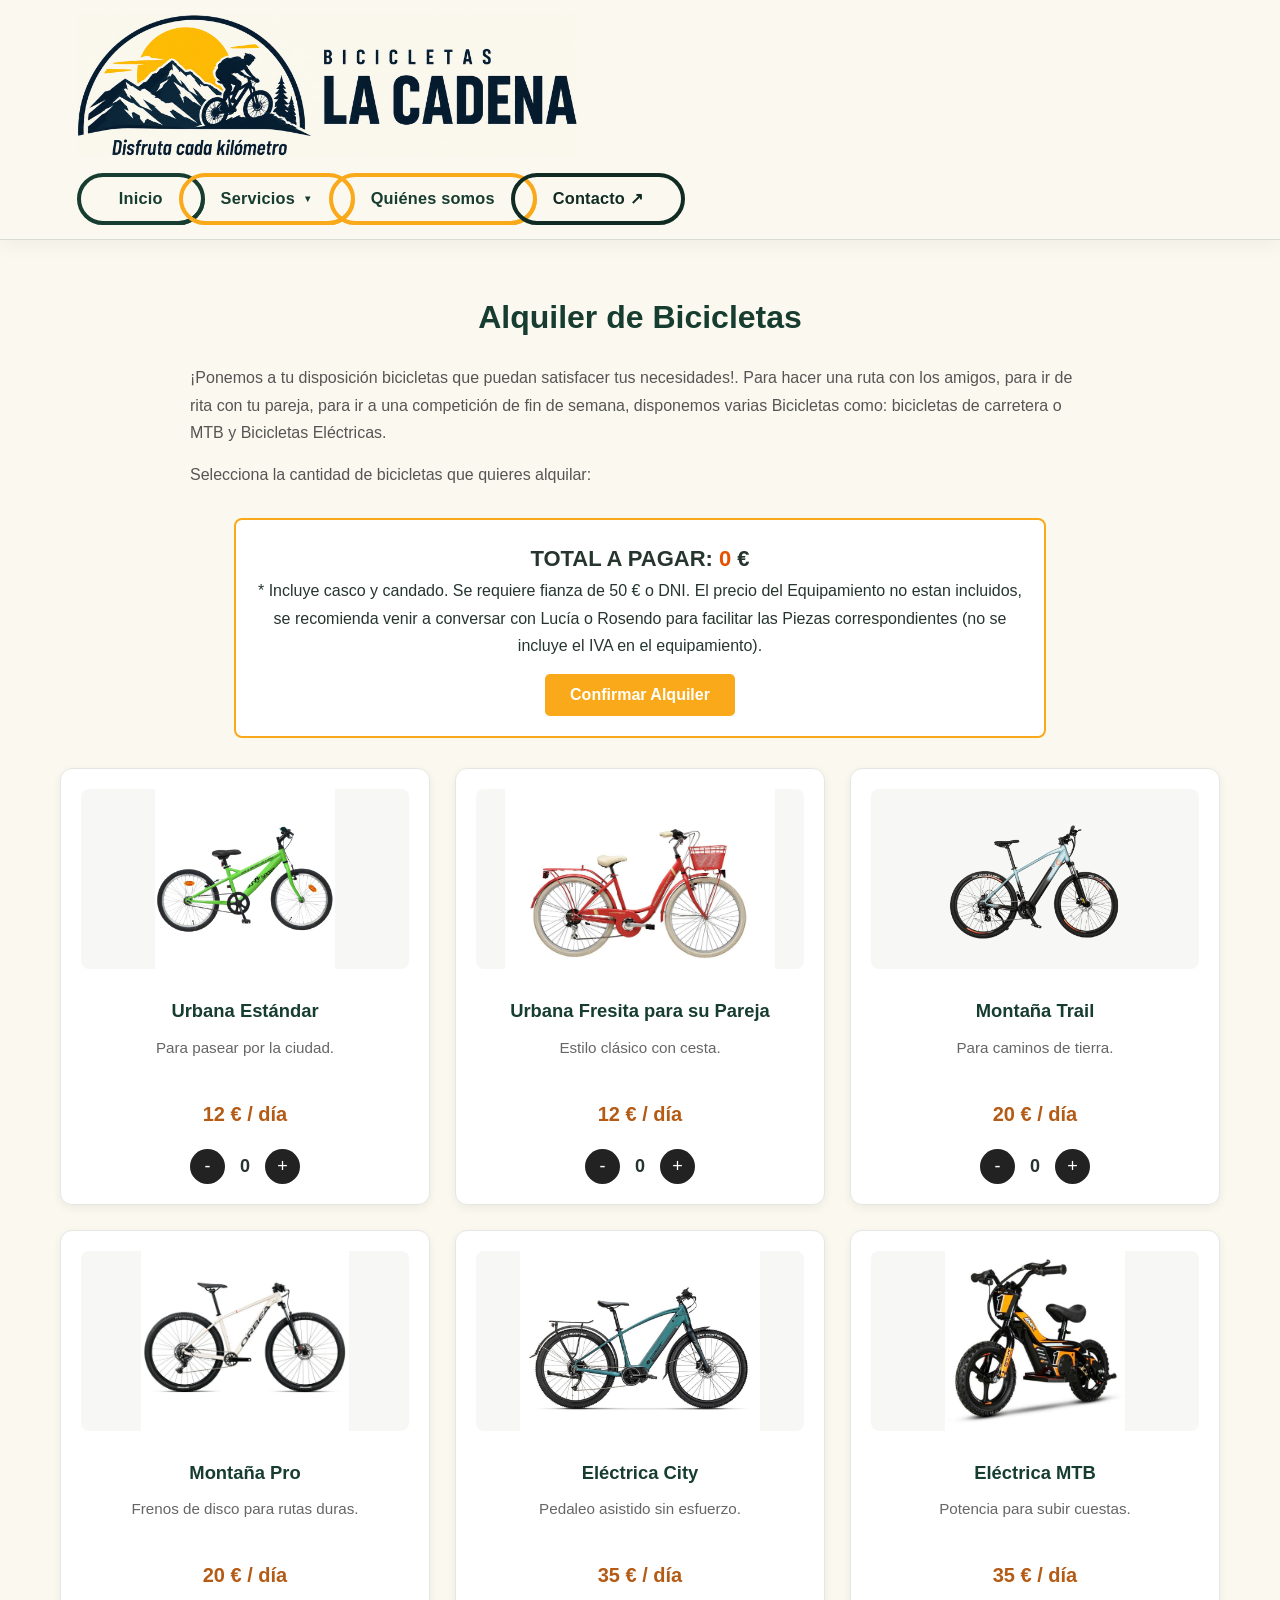
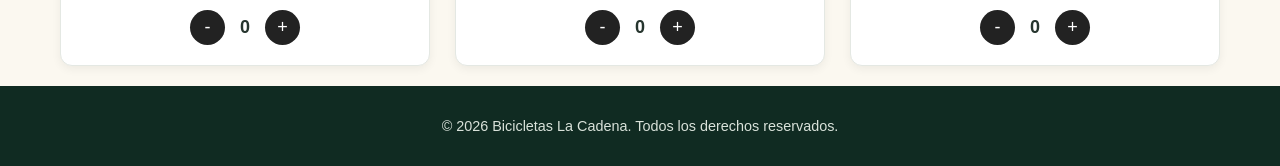
<file: alquiler.html>
<!DOCTYPE html>
<html lang="es">

<head>
    <meta charset="UTF-8">
    <meta name="viewport" content="width=device-width, initial-scale=1.0">
    <title>Alquiler: Bicicleta La Cadena</title>
    <link rel="stylesheet" href="styles/style.css">
</head>

<body>

    <!-- logo -->
    <header class="header">
        <a href="index.html" class="logo" aria-label="Bicicletas La Cadena - Inicio">
            <img class="img-fluid" src="assets/Logo-withoutLetter.png" alt="Bicicletas La Cadena">
        </a>

        <nav class="navegacion" aria-label="Navegación principal">
            <ul class="menu">
                <li>
                    <a href="index.html" class="menu-link" aria-current="page">Inicio</a>
                </li>

                <li class="menu-item">
                    <a href="servicios.html" class="menu-link">
                        Servicios <span class="flecha">▼</span>
                    </a>
                    <!-- El submenú desplegable -->
                    <ul class="submenu">
                        <li><a href="alquiler.html" class="submenu-link">Alquiler</a></li>
                        <li><a href="taller.html" class="submenu-link">Taller</a></li>
                    </ul>
                </li>

                <li>
                    <a href="aboutUs.html" class="menu-link">Quiénes somos</a>
                </li>

                <li>
                    <!-- El botón de contacto combina la base de la cadena con el color destacado -->
                    <a href="contact.html" class="menu-link nav-contacto">Contacto ↗</a>
                </li>
            </ul>
        </nav>
    </header>

    <div class="contenedor">

        <h2>Alquiler de Bicicletas</h2>
        <p class="contenedor-parrafo">¡Ponemos a tu disposición bicicletas que puedan satisfacer tus necesidades!. Para
            hacer una ruta con los amigos, para ir de rita con tu pareja, para ir a una competición de fin de semana,
            disponemos varias Bicicletas como: bicicletas de carretera o MTB y Bicicletas Eléctricas.</p>
        <p class="contenedor-parrafo">Selecciona la cantidad de bicicletas que quieres alquilar:</p>

                <div class="caja-total">
            <h3>TOTAL A PAGAR: <span id="total-precio">0</span> €</h3>
            <p>* Incluye casco y candado. Se requiere fianza de 50 € o DNI. El precio del Equipamiento no estan incluidos,
                se recomienda venir a conversar con Lucía o Rosendo para facilitar las Piezas correspondientes (no se incluye el
                IVA en el equipamiento).</p>
            <p class="alerta"></p>
            <button class="boton-alquilar" onclick="alquilar()">Confirmar Alquiler</button>
        </div>

        <div class="grid-bicis">

            <div class="tarjeta-bici">
                <img src="assets/bici-urbana.jpg" alt="Bici Urbana">
                <h3>Urbana Estándar</h3>
                <p>Para pasear por la ciudad.</p>
                <div class="precio-bici">12 € / día</div>
                <div class="controles">
                    <button onclick="restar(1, 12)">-</button>
                    <span id="cantidad-1">0</span>
                    <button onclick="sumar(1, 12)">+</button>
                </div>
            </div>


            <div class="tarjeta-bici">
                <img src="assets/bici-urbana2.jpg" alt="Bici Vintage">
                <h3>Urbana Fresita para su Pareja</h3>
                <p>Estilo clásico con cesta.</p>
                <div class="precio-bici">12 € / día</div>
                <div class="controles">
                    <button onclick="restar(2, 12)">-</button>
                    <span id="cantidad-2">0</span>
                    <button onclick="sumar(2, 12)">+</button>
                </div>
            </div>


            <div class="tarjeta-bici">
                <img src="assets/montañera.jpg" alt="Bici Montaña">
                <h3>Montaña Trail</h3>
                <p>Para caminos de tierra.</p>
                <div class="precio-bici">20 € / día</div>
                <div class="controles">
                    <button onclick="restar(3, 20)">-</button>
                    <span id="cantidad-3">0</span>
                    <button onclick="sumar(3, 20)">+</button>
                </div>
            </div>

            <div class="tarjeta-bici">
                <img src="assets/montañera2.jpg" alt="Bici Montaña Pro">
                <h3>Montaña Pro</h3>
                <p>Frenos de disco para rutas duras.</p>
                <div class="precio-bici">20 € / día</div>
                <div class="controles">
                    <button onclick="restar(4, 20)">-</button>
                    <span id="cantidad-4">0</span>
                    <button onclick="sumar(4, 20)">+</button>
                </div>
            </div>

            <div class="tarjeta-bici">
                <img src="assets/bicicleta-electrica2.jpg" alt="Bici Eléctrica MTB">
                <h3>Eléctrica City</h3>
                <p>Pedaleo asistido sin esfuerzo.</p>
                <div class="precio-bici">35 € / día</div>
                <div class="controles">
                    <button onclick="restar(5, 35)">-</button>
                    <span id="cantidad-5">0</span>
                    <button onclick="sumar(5, 35)">+</button>
                </div>
            </div>


            <div class="tarjeta-bici">
                <img src="assets/bicicleta-electrica.jpg" alt="Bici Eléctrica">
                <h3>Eléctrica MTB</h3>
                <p>Potencia para subir cuestas.</p>
                <div class="precio-bici">35 € / día</div>
                <div class="controles">
                    <button onclick="restar(6, 35)">-</button>
                    <span id="cantidad-6">0</span>
                    <button onclick="sumar(6, 35)">+</button>
                </div>
            </div>

        </div>

    </div>

    <footer class="footer">
        &copy; 2026 Bicicletas La Cadena.
        Todos los derechos reservados.
    </footer>
    <script src="Java/alquiler.js"></script>

</body>
</html>
</file>
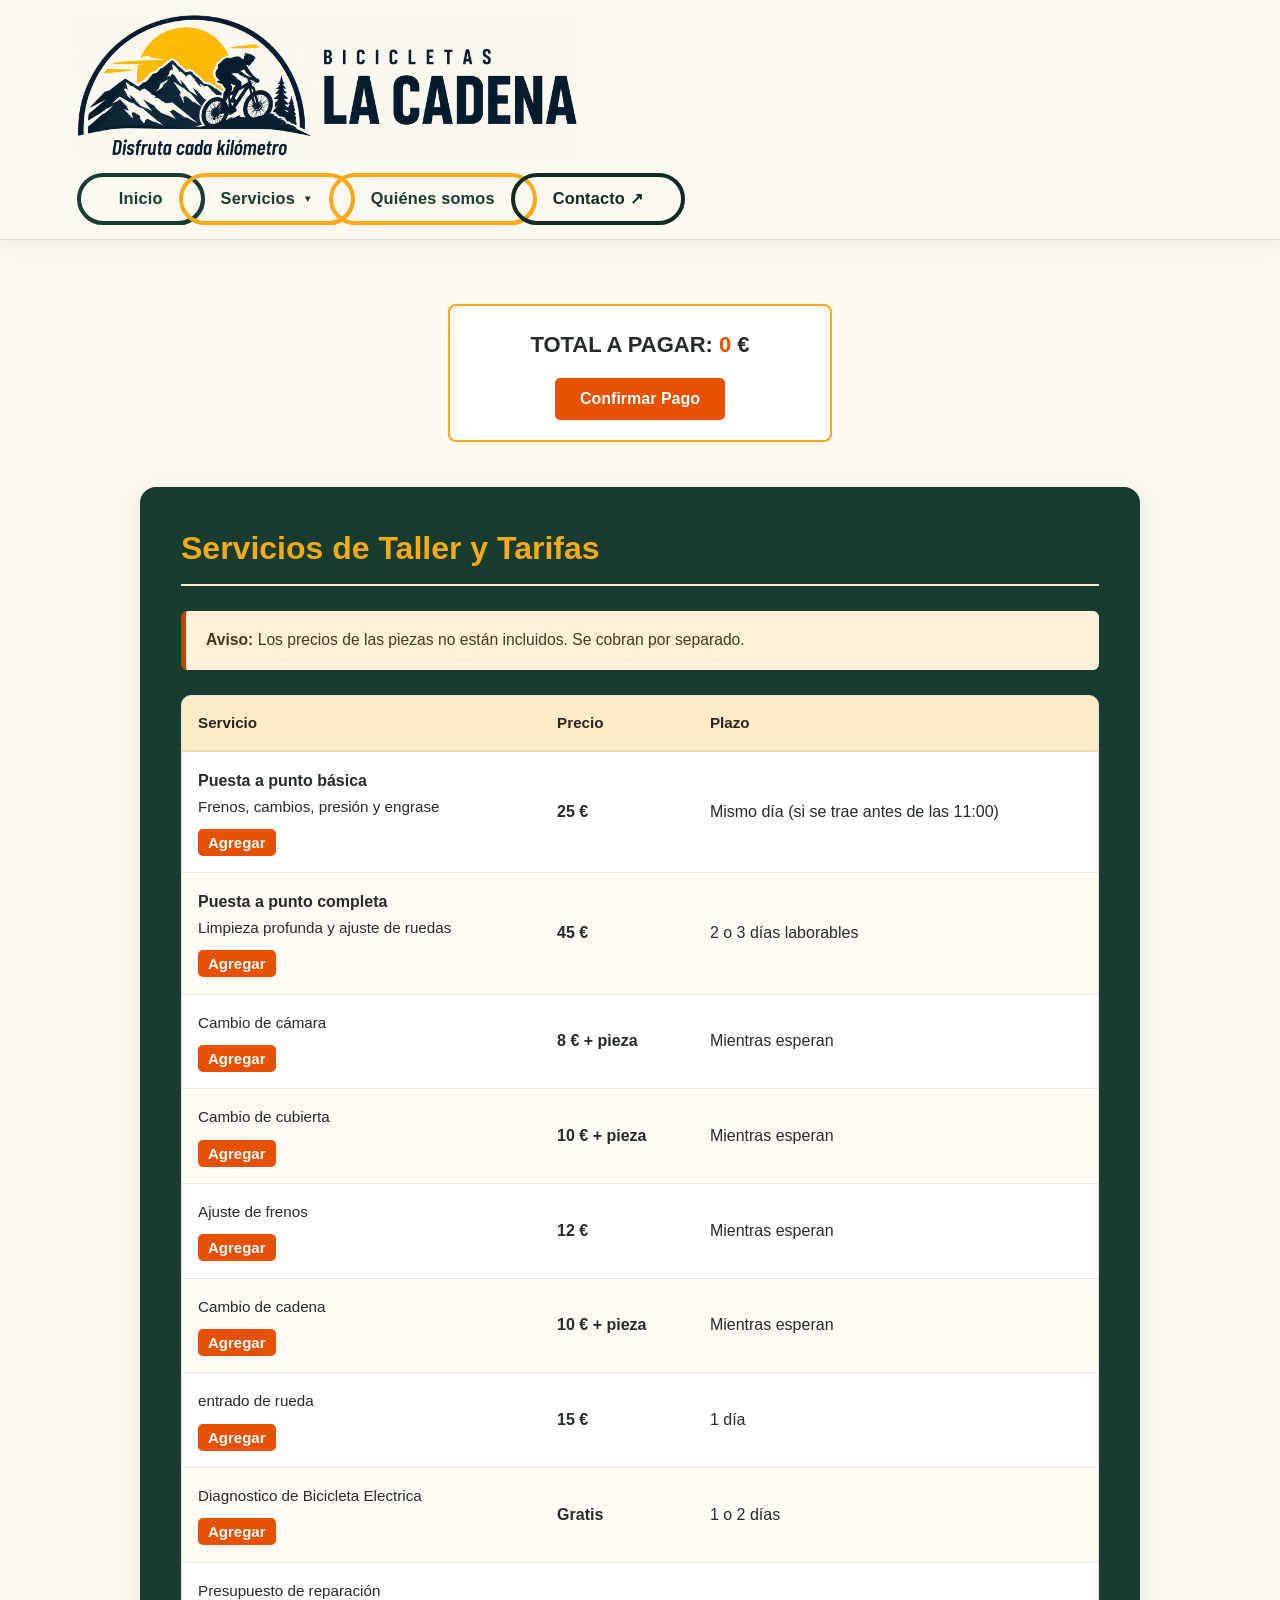
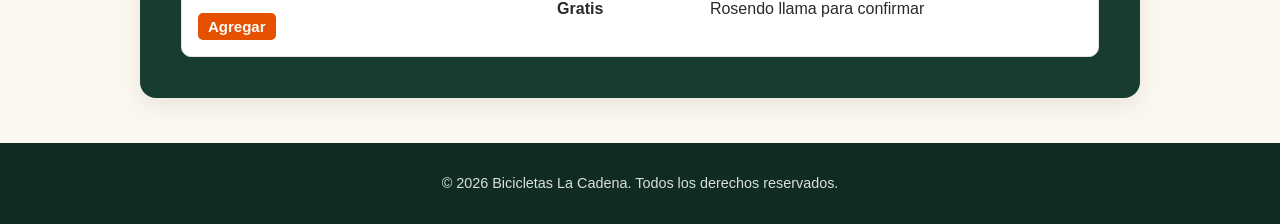
<file: Taller.html>
<!DOCTYPE html>
<html lang="es">
<head>
    <meta charset="UTF-8">
    <meta name="viewport" content="width=device-width, initial-scale=1.0">
    <title>Taller: Bicicleta La Cadena</title>
    <link rel="stylesheet" href="styles/style.css">
</head>
<body>
    
<!-- logo -->
        <header class="header">
    <a href="index.html" class="logo" aria-label="Bicicletas La Cadena - Inicio">
        <img class="img-fluid" src="assets/Logo-withoutLetter.png" alt="Bicicletas La Cadena">
    </a>

    <nav class="navegacion" aria-label="Navegación principal">
        <ul class="menu">
        <li>
            <a href="index.html" class="menu-link" aria-current="page">Inicio</a>
        </li>

        <li class="menu-item">
            <a href="servicios.html" class="menu-link">
                Servicios <span class="flecha">▼</span>
            </a>
            <!-- El submenú desplegable -->
            <ul class="submenu">
                <li><a href="alquiler.html" class="submenu-link">Alquiler</a></li>
                <li><a href="Taller.html" class="submenu-link">Taller</a></li>
            </ul>
        </li>

        <li>
            <a href="aboutUs.html" class="menu-link">Quiénes somos</a>
        </li>

        <li>
            <a href="contact.html" class="menu-link nav-contacto">Contacto ↗</a>
        </li>
    </ul>
    </nav>
</header>
    
        <div class="caja-importeFinal">
    <h3>TOTAL A PAGAR: <span id="total-precio">0</span> €</h3>
    
    <div id="resumen-carrito"></div>
    <p class="alerta"></p>
    <button class="boton-comprar" onclick="comprar()">Confirmar Pago</button>
</div>
    
    <div class="contenedor-tarifas">
        <h2>Servicios de Taller y Tarifas</h2>
        
        <div class="aviso-tarifas">
        <b>Aviso:</b> Los precios de las piezas no están incluidos. Se cobran por separado.
        </div>

        <table class="tabla-tarifas">
        <thead>
            <tr>
            <th>Servicio</th>
            <th>Precio</th>
            <th>Plazo</th>
            </tr>
        </thead>
        <tbody>
            <tr>
            <td>
                <b>Puesta a punto básica</b>
                <p>Frenos, cambios, presión y engrase</p>
                <button type="button" class="boton-seleccionar">Agregar</button>
            </td>
            <td class="importe">25 €</td>
            <td>Mismo día (si se trae antes de las 11:00)</td>
            </tr>
            <tr>
            <td>
                <b>Puesta a punto completa</b>
                <p>
                    Limpieza profunda y ajuste de ruedas
                </p>
                <button type="button" class="boton-seleccionar">Agregar</button>
            </td>
            <td class="importe">45 €</td>
            <td>2 o 3 días laborables</td>
            </tr>
            <tr>
            <td>
            <p>
                Cambio de cámara
            </p>    
            <button type="button" class="boton-seleccionar">Agregar</button>
            </td>
            <td class="importe">8 € + pieza</td>
            <td>Mientras esperan</td>
            </tr>
            <tr>
            <td>
            <p>
                Cambio de cubierta
            </p>    
            <button type="button" class="boton-seleccionar">Agregar</button>
            </td>
            <td class="importe">10 € + pieza</td>
            <td>Mientras esperan</td>
            </tr>
            <tr>
            <td>
                <p>
                    Ajuste de frenos
                </p>
            <button type="button" class="boton-seleccionar">Agregar</button>
            </td>
            <td class="importe">12 €</td>
            <td>Mientras esperan</td>
            </tr>
            <tr>
            <td>
                <p>
                    Cambio de cadena
                </p>
            <button type="button" class="boton-seleccionar">Agregar</button>
            </td>
            <td class="importe">10 € + pieza</td>
            <td>Mientras esperan</td>
            </tr>
            <tr>
            <td>
                <p>
                    entrado de rueda
                </p>
            <button type="button" class="boton-seleccionar">Agregar</button>
            </td>
            <td class="importe">15 €</td>
            <td>1 día</td>
            </tr>
            <tr>
            <td>
                <p>
                    Diagnostico de Bicicleta Electrica
                </p>
            <button type="button" class="boton-seleccionar">Agregar</button>
            </td>
            <td class="gratis">Gratis</td>
            <td>1 o 2 días</td>
            </tr>
            <tr>
            <td>
                <p>
                    Presupuesto de reparación
                </p>
            <button type="button" class="boton-seleccionar">Agregar</button>
            </td>
            <td class="gratis">Gratis</td>
            <td>Rosendo llama para confirmar</td>
            </tr>
        </tbody>
        </table>
    </div>

    <footer class="footer">
&copy; 2026 Bicicletas La Cadena.
        Todos los derechos reservados.
    </footer>
    <script src="./Java/taller.js"></script>
</body>
</html>
</file>
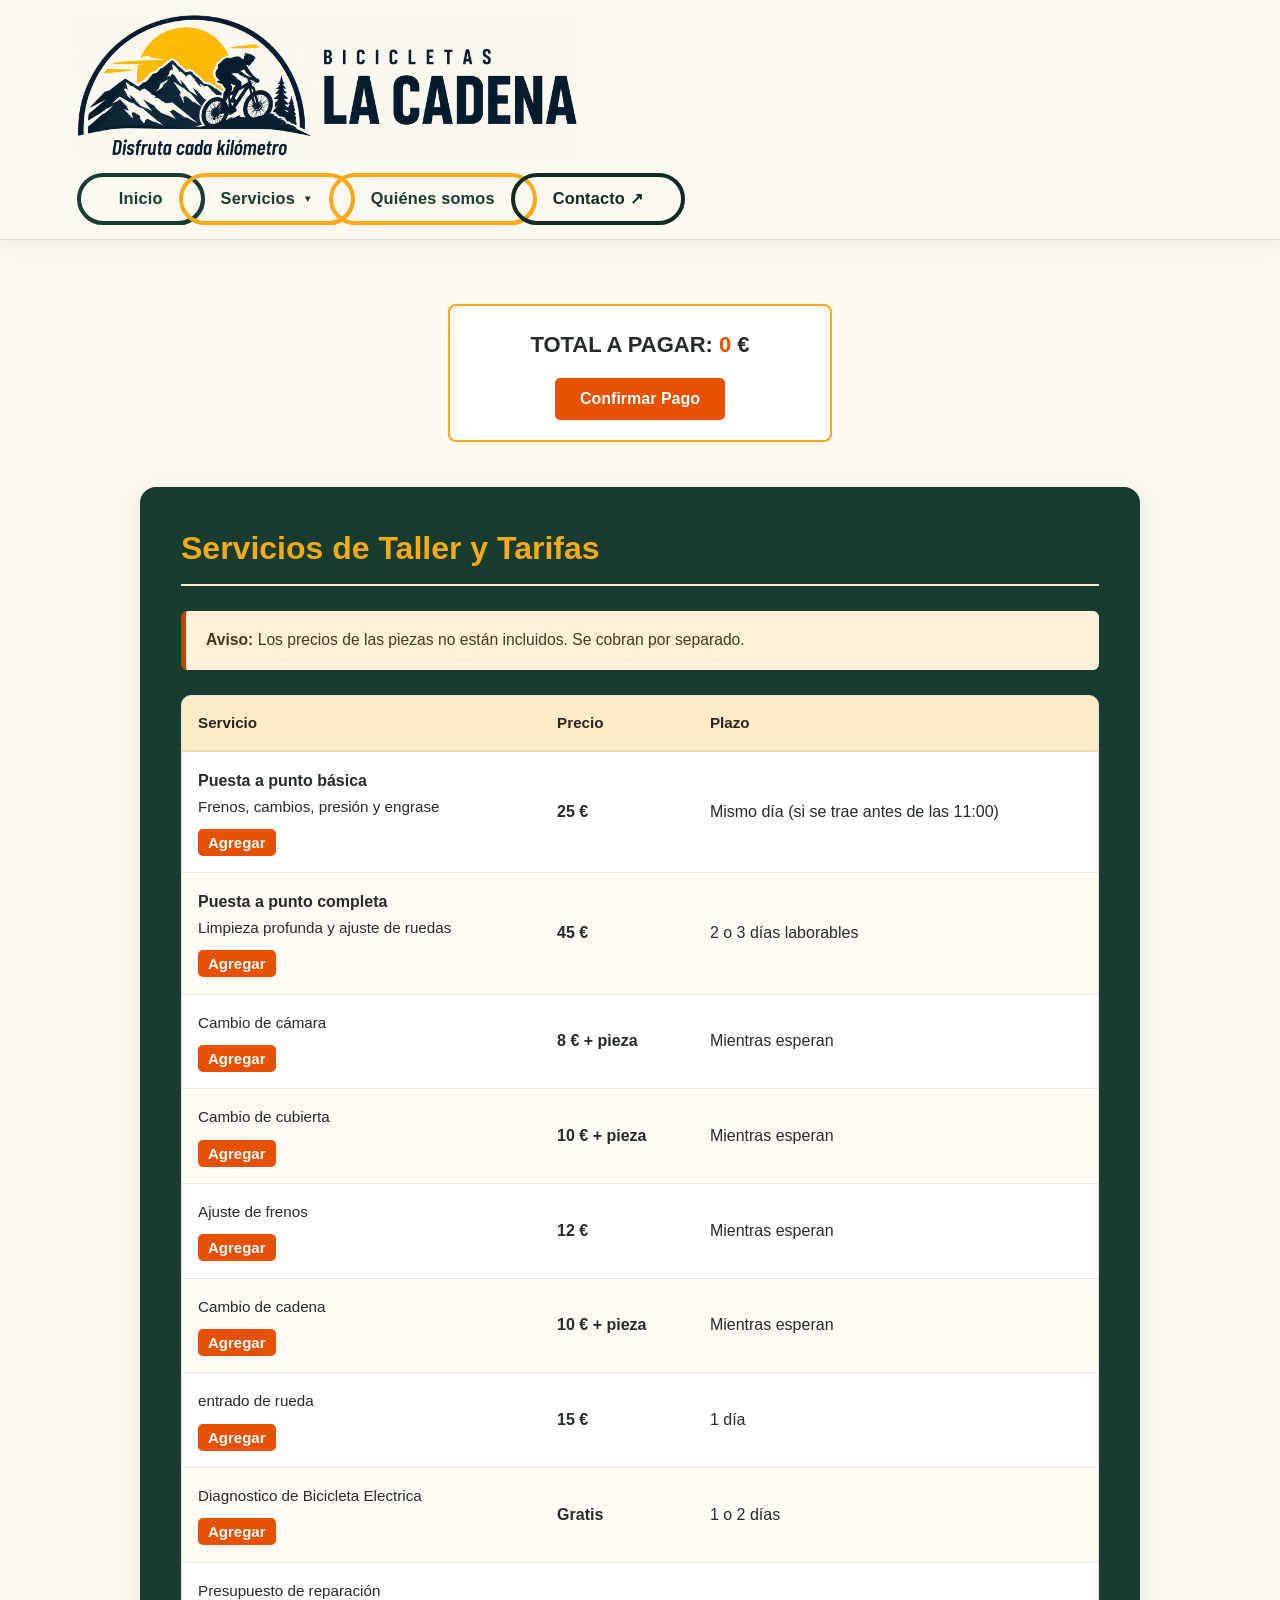
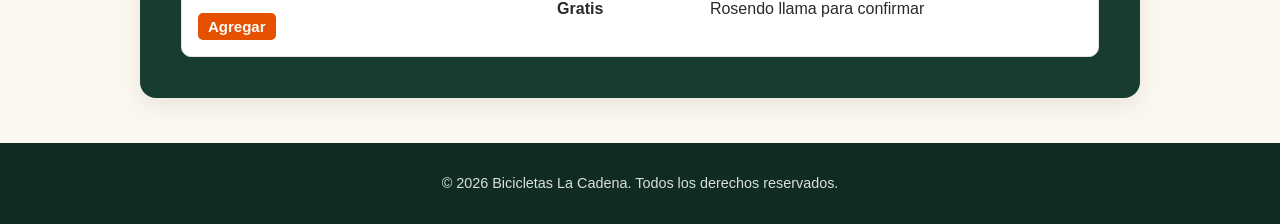
<file: taller.html>
<!DOCTYPE html>
<html lang="es">
<head>
    <meta charset="UTF-8">
    <meta name="viewport" content="width=device-width, initial-scale=1.0">
    <title>Taller: Bicicleta La Cadena</title>
    <link rel="stylesheet" href="styles/style.css">
</head>
<body>
    
<!-- logo -->
        <header class="header">
    <a href="index.html" class="logo" aria-label="Bicicletas La Cadena - Inicio">
        <img class="img-fluid" src="assets/Logo-withoutLetter.png" alt="Bicicletas La Cadena">
    </a>

    <nav class="navegacion" aria-label="Navegación principal">
        <ul class="menu">
        <li>
            <a href="index.html" class="menu-link" aria-current="page">Inicio</a>
        </li>

        <li class="menu-item">
            <a href="servicios.html" class="menu-link">
                Servicios <span class="flecha">▼</span>
            </a>
            <!-- El submenú desplegable -->
            <ul class="submenu">
                <li><a href="alquiler.html" class="submenu-link">Alquiler</a></li>
                <li><a href="taller.html" class="submenu-link">Taller</a></li>
            </ul>
        </li>

        <li>
            <a href="aboutUs.html" class="menu-link">Quiénes somos</a>
        </li>

        <li>
            <a href="contact.html" class="menu-link nav-contacto">Contacto ↗</a>
        </li>
    </ul>
    </nav>
</header>
    
        <div class="caja-importeFinal">
    <h3>TOTAL A PAGAR: <span id="total-precio">0</span> €</h3>
    
    <div id="resumen-carrito"></div>
    <p class="alerta"></p>
    <button class="boton-comprar" onclick="comprar()">Confirmar Pago</button>
</div>
    
    <div class="contenedor-tarifas">
        <h2>Servicios de Taller y Tarifas</h2>
        
        <div class="aviso-tarifas">
        <b>Aviso:</b> Los precios de las piezas no están incluidos. Se cobran por separado.
        </div>

        <table class="tabla-tarifas">
        <thead>
            <tr>
            <th>Servicio</th>
            <th>Precio</th>
            <th>Plazo</th>
            </tr>
        </thead>
        <tbody>
            <tr>
            <td>
                <b>Puesta a punto básica</b>
                <p>Frenos, cambios, presión y engrase</p>
                <button type="button" class="boton-seleccionar">Agregar</button>
            </td>
            <td class="importe">25 €</td>
            <td>Mismo día (si se trae antes de las 11:00)</td>
            </tr>
            <tr>
            <td>
                <b>Puesta a punto completa</b>
                <p>
                    Limpieza profunda y ajuste de ruedas
                </p>
                <button type="button" class="boton-seleccionar">Agregar</button>
            </td>
            <td class="importe">45 €</td>
            <td>2 o 3 días laborables</td>
            </tr>
            <tr>
            <td>
            <p>
                Cambio de cámara
            </p>    
            <button type="button" class="boton-seleccionar">Agregar</button>
            </td>
            <td class="importe">8 € + pieza</td>
            <td>Mientras esperan</td>
            </tr>
            <tr>
            <td>
            <p>
                Cambio de cubierta
            </p>    
            <button type="button" class="boton-seleccionar">Agregar</button>
            </td>
            <td class="importe">10 € + pieza</td>
            <td>Mientras esperan</td>
            </tr>
            <tr>
            <td>
                <p>
                    Ajuste de frenos
                </p>
            <button type="button" class="boton-seleccionar">Agregar</button>
            </td>
            <td class="importe">12 €</td>
            <td>Mientras esperan</td>
            </tr>
            <tr>
            <td>
                <p>
                    Cambio de cadena
                </p>
            <button type="button" class="boton-seleccionar">Agregar</button>
            </td>
            <td class="importe">10 € + pieza</td>
            <td>Mientras esperan</td>
            </tr>
            <tr>
            <td>
                <p>
                    entrado de rueda
                </p>
            <button type="button" class="boton-seleccionar">Agregar</button>
            </td>
            <td class="importe">15 €</td>
            <td>1 día</td>
            </tr>
            <tr>
            <td>
                <p>
                    Diagnostico de Bicicleta Electrica
                </p>
            <button type="button" class="boton-seleccionar">Agregar</button>
            </td>
            <td class="gratis">Gratis</td>
            <td>1 o 2 días</td>
            </tr>
            <tr>
            <td>
                <p>
                    Presupuesto de reparación
                </p>
            <button type="button" class="boton-seleccionar">Agregar</button>
            </td>
            <td class="gratis">Gratis</td>
            <td>Rosendo llama para confirmar</td>
            </tr>
        </tbody>
        </table>
    </div>

    <footer class="footer">
&copy; 2026 Bicicletas La Cadena.
        Todos los derechos reservados.
    </footer>
    <script src="./Java/taller.js"></script>
</body>
</html>
</file>
<file: styles/style.css>
/* =========================
    VARIABLES
========================= */
:root {
    --verde: #173D30;
    --verde-oscuro: #102B22;
    --naranja: #F9A91A;
    --naranja-suave: #FCEBC4;
    --crema: #FBF8F0;
    --blanco: #FFFFFF;
    --texto: #252B27;
    --gris: #68736C;
    --radio: 18px;
    --sombra: 0 12px 35px rgba(20, 45, 34, 0.10);
    --font-titulo: "Bricolage Grotesque", "Trebuchet MS", "Segoe UI", sans-serif;
    --font-texto: "DM Sans", "Segoe UI", Arial, sans-serif;
    /* medidas del eslabón de la cadena */
    --eslabon-alto: 52px;
    --eslabon-borde: 4px;
}


/* =========================
    BASE
========================= */
* {
    margin: 0;
    padding: 0;
    box-sizing: border-box;
}

html {
    scroll-behavior: smooth;
    scroll-padding-top: 110px;
}

body {
    font-family: var(--font-texto);
    color: var(--texto);
    line-height: 1.7;
    background: var(--crema);
}

img {
    max-width: 100%;
    height: auto;
}

.img-fluid {
    display: block;
    width: 100%;
    object-fit: cover;
}

h1, h2, h3 {
    font-family: var(--font-titulo);
}

/* span (me dió hueva poner el b o strong en el html) */
span {
    font-weight: bold;
}

a:focus-visible,
.btn:focus-visible {
    outline: 3px solid var(--verde);
    outline-offset: 4px;
}


/* =========================
    HEADER Y CADENA
========================= */
.header {
    position: sticky;
    top: 0;
    z-index: 1000;
    display: flex;
    align-items: center;
    justify-content: space-between;
    flex-wrap: wrap;
    gap: 16px 30px;
    padding: 14px 6%;
    background: rgba(251, 248, 240, 0.97);
    border-bottom: 1px solid rgba(23, 61, 48, 0.15);
    box-shadow: 0 4px 20px rgba(0, 0, 0, 0.05);
}

.logo {
    display: block;
    flex: 0 0 auto;
}

/* gana a .img-fluid (width:100%) por especificidad */
.logo img {
    display: block;
    width: 500px;
    height: auto;
}

.navegacion {
    line-height: 1.2;
}

.menu {
    display: flex;
    align-items: center;
    justify-content: center;
    list-style: none;
}

.menu > li {
    position: relative;
}

/* cada eslabón se solapa medio eslabón con el anterior */
.menu > li + li {
    margin-left: calc(var(--eslabon-alto) / -2);
}

.menu-link {
    position: relative;
    display: inline-flex;
    align-items: center;
    gap: 8px;
    height: var(--eslabon-alto);
    padding: 0 calc(var(--eslabon-alto) / 2 + 12px);
    border: var(--eslabon-borde) solid var(--naranja);
    border-radius: 999px;
    color: var(--verde);
    font-family: var(--font-titulo);
    font-size: 1.02rem;
    font-weight: 700;
    letter-spacing: 0.2px;
    text-decoration: none;
    white-space: nowrap;
    transition: border-color 0.25s ease, color 0.25s ease;
}

.menu-link::after {
    content: "";
    position: absolute;
    inset: calc(var(--eslabon-borde) * -1);
    border: inherit;
    border-radius: inherit;
    clip-path: inset(50% 0 0 calc(100% - var(--eslabon-alto)));
    pointer-events: none;
}

.menu > li:hover > .menu-link,
.menu > li:focus-within > .menu-link {
    border-color: var(--verde);
    color: var(--verde-oscuro);
}

.menu-link[aria-current="page"] {
    border-color: var(--verde);
}

.menu-link.nav-contacto {
    border-color: var(--verde-oscuro);
    color: var(--verde-oscuro);
}

.menu > li:last-child .menu-link::after {
    content: none;
}

.menu-link.nav-contacto:hover {
    border-color: var(--naranja);
}

.flecha {
    display: inline-block;
    font-size: 0.6rem;
    transition: transform 0.25s ease;
}

.menu-item:hover .flecha,
.menu-item:focus-within .flecha {
    transform: rotate(180deg);
}


/* SUBMENÚ */
.submenu {
    position: absolute;
    top: calc(100% + 10px);
    left: 50%;
    transform: translateX(-50%) translateY(8px);
    z-index: 5;
    min-width: 200px;
    padding: 8px;
    list-style: none;
    background: var(--blanco);
    border: 3px solid var(--naranja);
    border-radius: 26px;
    box-shadow: var(--sombra);
    opacity: 0;
    visibility: hidden;
    transition: opacity 0.25s ease, transform 0.25s ease, visibility 0.25s ease;
}

/* puente invisible */
.submenu::before {
    content: "";
    position: absolute;
    left: 0;
    right: 0;
    top: -16px;
    height: 16px;
}

.submenu-link {
    display: block;
    padding: 12px 20px;
    border-radius: 999px;
    color: var(--verde);
    font-size: 0.98rem;
    font-weight: 600;
    text-decoration: none;
    transition: background-color 0.2s ease;
}

.submenu-link:hover,
.submenu-link:focus-visible {
    background: var(--naranja-suave);
    color: var(--verde-oscuro);
}

.menu-item:hover .submenu,
.menu-item:focus-within .submenu {
    opacity: 1;
    visibility: visible;
    transform: translateX(-50%) translateY(0);
}


/* =========================
    HERO
========================= */

/* Contenedor de imagen principal de la página index */
.hero {
    position: relative;
    isolation: isolate;
    min-height: clamp(420px, 62vh, 570px);
    overflow: hidden;
    display: flex;
    align-items: center;
    background: var(--verde-oscuro);
}

.hero::after {
    content: "";
    position: absolute;
    inset: 0;
    z-index: 0;
    background: linear-gradient(90deg,
        rgba(10, 30, 23, 0.85) 0%,
        rgba(10, 30, 23, 0.55) 48%,
        rgba(10, 30, 23, 0.08) 100%);
}

.hero-image {
    position: absolute;
    inset: 0;
    z-index: -1;
    display: block;
    width: 100%;
    height: 100%;
    object-fit: cover;
    object-position: center;
}

.hero-content {
    position: relative;
    z-index: 1;
    width: min(850px, 100%);
    padding: 75px 8%;
    display: flex;
    flex-direction: column;
    align-items: flex-start;
    gap: 18px;
    color: var(--blanco);
}

.hero-content h1 {
    max-width: 750px;
    font-size: clamp(2.6rem, 6vw, 5rem);
    line-height: 1.06;
    letter-spacing: -0.02em;
    font-weight: 800;
}

.hero-content p {
    max-width: 540px;
    font-size: clamp(1.1rem, 2vw, 1.4rem);
    color: #F3F2E9;
}

/* hero más bajo (Quiénes somos y Contacto) */
.hero-nosotros {
    min-height: clamp(320px, 45vh, 440px);
}


/* =========================
    BOTONES
========================= */

/* un botoncito para ir a servicios */
.btn {
    display: inline-flex;
    align-items: center;
    justify-content: center;
    padding: 14px 28px;
    border: 2px solid var(--naranja);
    border-radius: 999px;
    background: var(--naranja);
    color: var(--verde-oscuro);
    font-family: var(--font-titulo);
    font-weight: 700;
    text-decoration: none;
    transition: transform 0.25s ease, background-color 0.25s ease,
                color 0.25s ease, box-shadow 0.25s ease;
}

.btn:hover {
    transform: translateY(-3px);
    background: var(--verde);
    border-color: var(--verde);
    color: var(--blanco);
    box-shadow: 0 8px 20px rgba(0, 0, 0, 0.15);
}

.btn-secundario {
    background: transparent;
    color: var(--verde);
    border-color: var(--verde);
}


/* =========================
    SECCIONES
========================= */
.section {
    padding: 85px 7%;
}

.section h2 {
    margin-bottom: 16px;
    color: var(--verde);
    text-align: center;
    font-size: clamp(1.9rem, 4vw, 2.8rem);
    line-height: 1.15;
    letter-spacing: -0.01em;
}

.section-intro {
    max-width: 650px;
    margin: 0 auto;
    text-align: center;
    color: var(--gris);
}


/* TARJETAS DE SERVICIOS (la imagen va arriba) */
.services-container {
    display: grid;
    grid-template-columns: repeat(3, minmax(0, 1fr));
    gap: 28px;
    max-width: 1250px;
    margin: 42px auto 0;
}

.service-card {
    position: relative;
    display: flex;
    flex-direction: column;
    overflow: hidden;
    background: var(--blanco);
    border: 1px solid rgba(23, 61, 48, 0.08);
    border-radius: var(--radio);
    box-shadow: var(--sombra);
    transition: transform 0.3s ease, box-shadow 0.3s ease;
}

.service-card:hover {
    transform: translateY(-6px);
    box-shadow: 0 22px 45px rgba(20, 45, 34, 0.15);
}

.service-card img {
    order: -1;
    display: block;
    width: 100%;
    height: 250px;
    object-fit: cover;
}

.service-card h3 {
    padding: 22px 24px 0;
    color: var(--verde);
    font-size: 1.35rem;
}

/* enlace encima de las fotos */
.service-card h3 a {
    color: inherit;
    text-decoration: none;
}

.service-card h3 a::after {
    content: "";
    position: absolute;
    inset: 0;
}

.service-card p {
    padding: 10px 24px 26px;
    color: var(--gris);
}


/* seccion de CONTACTO */
.contact {
    text-align: center;
    background: var(--verde);
    color: var(--blanco);
}

.contact h2 {
    color: var(--blanco);
}

.contact p {
    max-width: 620px;
    margin: 0 auto 28px;
    color: #E0E8E1;
}


/* =========================
    REDES FLOTANTES
========================= */

/* botones de redes sociales para contactar con Lucia (o ronaldo... Ni puñetera idea de como se llama el jefe) */
.social-float {
    position: fixed;
    right: 22px;
    bottom: 22px;
    z-index: 1100;
    display: flex;
    flex-direction: column;
    gap: 12px;
}

.social-btn {
    width: 52px;
    height: 52px;
    display: flex;
    align-items: center;
    justify-content: center;
    border-radius: 50%;
    box-shadow: 0 5px 18px rgba(0, 0, 0, 0.2);
    transition: transform 0.25s ease;
}

.social-btn img {
    width: 26px;
    height: 26px;
}

.social-btn:hover {
    transform: scale(1.12) translateY(-2px);
}

.whatsapp {
    background: #25D366;
}

.instagram {
    background: linear-gradient(45deg, #feda75, #fa7e1e, #d62976, #962fbf, #4f5bd5);
}


/* =========================
    FOOTER
========================= */

/* FOOTER... Aunque tecnicamente se usa sin el punto, peeeeeeeeeero, no quiero complication */
.footer {
    padding: 28px 6%;
    text-align: center;
    background: var(--verde-oscuro);
    color: #D9E2DA;
    font-size: 0.9rem;
}


/* ACA ABAJO ESTARAN LOS CSS DE PAGINA SERVICIOS, ALQUILER y TALLER (EL POR QUE HAGO ESO? LA BARRA DE NAVEGACION SE PETO HORRIBLE,
    Y COMO TENEMOS POCO TIEMPO... LO PONDRE AQUI ABAJO. ODIO GITHUB -c-) */


/* =========================
    PÁGINA SERVICIOS
========================= */

/* Contenido de css de la pagina en general: SERVICIOS (Odio los Submenus Javi (Es de una carpeta de css que se peto horrible como dije arriba)) */
.servicios {
    max-width: 1100px;
    margin: 0 auto;
    padding: 50px 25px 20px;
}

.servicios h1 {
    text-align: center;
    color: #173D30;
    font-size: clamp(1.8rem, 4vw, 2.6rem);
    margin-bottom: 20px;
}

.servicios p {
    max-width: 850px;
    margin: 0 auto;
    font-family: Georgia, "Times New Roman", serif;
    font-size: 1.1rem;
    line-height: 1.8;
    text-align: center;
}

.contenedor-servicios {
    max-width: 1150px;
    margin: 30px auto;
    padding: 35px;
    background-color: #f5f5f0;
    border-radius: 16px;
    box-sizing: border-box;
}

/* Distribución de texto e imágenes para que no se pete */
.seccion-detalles {
    display: grid;
    grid-template-columns: minmax(0, 1.3fr) minmax(0, 1fr);
    gap: 35px;
    align-items: start;
    padding: 15px 0;
}

.texto-de-servicios h3 {
    color: #173D30;
    font-family: "Gill Sans", Calibri, sans-serif;
    font-size: 1.5rem;
    line-height: 1.4;
    margin-top: 0;
}

.texto-de-servicios h2 {
    color: #173D30;
    font-family: "Gill Sans", Calibri, sans-serif;
    font-size: 1.35rem;
    line-height: 1.4;
    margin-top: 28px;
}

.texto-de-servicios p {
    font-family: "Gill Sans", Calibri, sans-serif;
    font-size: 1.05rem;
    line-height: 1.8;
    color: #444;
    margin: 15px 0;
}

.caracteristicas {
    list-style: none;
    padding: 0;
    margin: 20px 0;
}

.caracteristicas li {
    position: relative;
    padding-left: 28px;
    margin-bottom: 16px;
    font-family: "Segoe UI", sans-serif;
    font-size: 0.98rem;
    line-height: 1.75;
    color: #414141;
    overflow-wrap: anywhere;
}

.caracteristicas li::before {
    content: "✔";
    position: absolute;
    left: 0;
    top: 0;
    color: #d8950b;
    font-weight: bold;
}

.caracteristicas span {
    color: #173D30;
    font-weight: bold;
}

.columna-visual {
    min-width: 0;
}

/* Css de IMAGENES */
.imagenes {
    display: grid;
    grid-template-columns: 1fr;
    gap: 16px;
}

.imagenes img {
    display: block;
    width: 100%;
    height: 240px;
    object-fit: cover;
    border-radius: 12px;
    box-shadow: 0 4px 12px rgba(0, 0, 0, 0.10);
    /* CSS de las IMAGENES (De nuevo) */
    max-width: 45%;
    margin-right: 4%;
    border: 2px dashed gold;
}

.enlace-servicios {
    margin-top: 24px;
}

.btn-servicio {
    display: inline-block;
    padding: 13px 20px;
    background-color: #173D30;
    color: white;
    text-align: center;
    text-decoration: none;
    font-weight: bold;
    font-size: 0.9rem;
    border-radius: 25px;
    transition: background-color 0.2s ease,
                transform 0.2s ease;
}

.btn-servicio:hover {
    background-color: #285b47;
    transform: translateY(-2px);
}

.separador {
    border: 0;
    height: 2px;
    max-width: 850px;
    background: #F9A91A;
    margin: 40px auto;
    width: 70%;
}


/* Seccion de contenido final */
.bloque-garantias {
    background-color: #f9f9f9;
    border: 2px solid goldenrod;
    border-radius: 5px;
    padding-top: 25px;
    margin-top: 50px;
    text-align: center;
}

.bloque-garantias h2 {
    color: #0B1B26;
    margin-bottom: 2%;
}

.grid-garantias {
    display: flex;
    gap: 20px;
    justify-content: space-between;
    flex-wrap: wrap;
    margin-bottom: 3%;
}

.caja-garantia {
    flex: 1 1 250px;
    background-color: whitesmoke;
    padding: 2%;
    border-radius: 10px;
    border: 1px solid #eee;
    box-shadow: 0 2px 8px rgba(0, 0, 0, 0.05);
}

.caja-garantia h4 {
    color: #2b230c;
    font-size: 1.1rem;
    margin-bottom: 10px;
}

.caja-garantia p {
    font-size: 0.9rem;
    color: #666;
    line-height: 1.4;
    font-weight: bold;
    font-family: Georgia, 'Times New Roman', Times, serif;
}


/* =========================
    PÁGINA TALLER
========================= */
.contenedor-tarifas {
    width: calc(100% - 40px);
    max-width: 1000px;
    box-sizing: border-box;
    margin: 45px auto;
    padding: clamp(20px, 4vw, 40px);
    background-color: var(--verde);
    border: 1px solid rgba(23, 61, 48, 0.12);
    border-radius: 16px;
    box-shadow: 0 8px 24px rgba(0, 0, 0, 0.08);
}

.contenedor-tarifas h2 {
    color: var(--naranja);
    font-size: clamp(1.5rem, 3vw, 2rem);
    line-height: 1.3;
    margin: 0 0 25px;
    padding-bottom: 14px;
    border-bottom: 2px solid var(--naranja-suave);
}

.aviso-tarifas {
    background-color: #fff0d9;
    border-left: 5px solid #bf4300;
    padding: 16px 20px;
    margin-bottom: 25px;
    border-radius: 6px;
    color: #49351f;
    font-size: 0.98rem;
    line-height: 1.7;
}

.aviso-tarifas strong {
    color: #963500;
}

.tabla-tarifas {
    width: 100%;
    background-color: #fff;
    border-collapse: separate;
    border-spacing: 0;
    border: 1px solid #e7e3dc;
    border-radius: 10px;
    overflow: hidden;
}

.tabla-tarifas th {
    background-color: var(--naranja-suave);
    color: #29251f;
    padding: 16px;
    text-align: left;
    font-size: 0.95rem;
    font-weight: 700;
    line-height: 1.5;
    border-bottom: 2px solid rgba(0, 0, 0, 0.08);
}

.tabla-tarifas td {
    padding: 16px;
    color: var(--texto);
    text-align: left;
    vertical-align: middle;
    line-height: 1.65;
    border-bottom: 1px solid #eae7e1;
    overflow-wrap: anywhere;
}

.tabla-tarifas tbody tr {
    transition: background-color 0.2s ease;
}

.tabla-tarifas tbody tr:nth-child(even) {
    background-color: #fffaf3;
}

.tabla-tarifas tbody tr:hover {
    background-color: #fff0d9;
}

.tabla-tarifas tbody tr:last-child td {
    border-bottom: none;
}

.tabla-tarifas p {
    margin: 0;
    font-size: 0.95rem;
    color: var(--texto);
    line-height: 1.6;
}

.tabla-tarifas .precio {
    color: #a84408;
    font-weight: 700;
    white-space: nowrap;
    font-size: 1.05rem;
}

/* Talvez... Una pequeña Accesibilidad para que se puede leer mejor? */
.tabla-tarifas th:focus-visible,
.tabla-tarifas td:focus-visible {
    outline: 2px solid var(--naranja);
    outline-offset: -3px;
}

.importe {
    font-weight: bold;
}

.gratis {
    color: orangered;
    font-weight: bold;
}

.caja-importeFinal {
    background-color: white;
    border: 2px solid var(--naranja);
    padding: 20px;
    margin-top: 5%;
    border-radius: 8px;
    text-align: center;
    margin-left: 35%;
    margin-right: 35%;
}

.caja-importeFinal h3 {
    font-size: 22px;
    margin: 0;
}

.caja-importeFinal span {
    color: #e65100;
}

.boton-comprar {
    background-color: #e65100;
    color: white;
    border: none;
    padding: 12px 25px;
    font-size: 16px;
    font-weight: bold;
    border-radius: 5px;
    cursor: pointer;
    margin-top: 15px;
}

.boton-comprar:hover {
    background-color: #bf4300;
}


/* =========================
    PÁGINA ALQUILER
========================= */
.contenedor {
    max-width: 1200px;
    margin: 0 auto;
    padding: 20px;
    font-family: Arial, Helvetica, sans-serif;
    color: #26352e;
}

.contenedor h2 {
    margin: 20px 0;
    padding-top: 10px;
    color: #173D30;
    font-size: 2rem;
    text-align: center;
}

.contenedor-parrafo {
    margin: 15px auto;
    max-width: 900px;
    line-height: 1.7;
    font-size: 1rem;
    color: #555;
}

.grid-bicis {
    display: grid;
    grid-template-columns: repeat(3, minmax(0, 1fr));
    gap: 25px;
    margin-top: 30px;
    align-items: stretch;
}

.tarjeta-bici {
    background-color: #fff;
    border: 1px solid #e4e8e3;
    border-radius: 12px;
    padding: 20px;
    text-align: center;
    box-shadow: 0 3px 10px rgba(0, 0, 0, 0.06);
    transition: transform 0.2s ease, box-shadow 0.2s ease;
}

.tarjeta-bici:hover {
    transform: translateY(-4px);
    box-shadow: 0 8px 20px rgba(23, 61, 48, 0.12);
}

.tarjeta-bici img {
    width: 100%;
    height: 180px;
    object-fit: contain;
    border-radius: 8px;
    background-color: #f7f8f5;
}

.tarjeta-bici h3 {
    color: #173D30;
    font-size: 1.15rem;
    margin: 18px 0 10px;
}

.tarjeta-bici p {
    color: #666;
    font-size: 0.95rem;
    line-height: 1.5;
    min-height: 42px;
}

.precio-bici {
    font-size: 1.25rem;
    font-weight: bold;
    color: #b45b16;
    margin: 18px 0;
}

/* controles de + y - para sumar o restar cantidad del producto */
.controles {
    display: flex;
    justify-content: center;
    align-items: center;
    gap: 15px;
    margin-top: 15px;
}

.controles button {
    background-color: #222;
    color: white;
    border: none;
    width: 35px;
    height: 35px;
    border-radius: 50%;
    font-size: 18px;
    cursor: pointer;
}

.controles button:hover {
    background-color: #e65100;
}

.controles span {
    font-size: 18px;
    font-weight: bold;
}

.boton-alquilar {
    background-color: var(--naranja);
    color: white;
    border: none;
    padding: 12px 25px;
    font-size: 16px;
    font-weight: bold;
    border-radius: 5px;
    cursor: pointer;
    margin-top: 15px;
}

.boton-alquilar:hover {
    background-color: #bf4300;
}

.caja-total {
    background-color: white;
    border: 2px solid var(--naranja);
    padding: 20px;
    margin-top: 30px;
    border-radius: 8px;
    text-align: center;
    margin-left: 15%;
    margin-right: 15%;
}

.caja-total h3 {
    font-size: 22px;
    margin: 0;
}

.caja-total span {
    color: #e65100;
}

/* se me olvido hacer este boton de selccion de las piezas xd */
.boton-seleccionar {
    background-color: #e65100;
    color: white;
    border: none;
    padding: 5px 10px;
    font-size: 15px;
    font-weight: bold;
    border-radius: 5px;
    cursor: pointer;
    margin-top: 10px;
}


/* =========================
    PÁGINA QUIÉNES SOMOS
========================= */

/* Nuestra historia: imagen + texto en dos columnas */
.about-story {
    display: grid;
    grid-template-columns: minmax(0, 1fr) minmax(0, 1fr);
    gap: 56px;
    align-items: center;
    max-width: 1100px;
    margin: 0 auto;
}

.about-story-img {
    height: clamp(320px, 34vw, 440px);
    border-radius: var(--radio);
    box-shadow: var(--sombra);
    object-position: center;
}

.about-story-text h2 {
    text-align: left;
    margin-bottom: 20px;
}

.about-story-text p {
    max-width: 52ch;
    margin-bottom: 16px;
    color: var(--gris);
}

.about-story-text .btn {
    margin-top: 12px;
}

/* Valores: mismas tarjetas que servicios, sin imagen */
.section-valores {
    background: var(--blanco);
}

.values-container {
    display: grid;
    grid-template-columns: repeat(3, minmax(0, 1fr));
    gap: 28px;
    max-width: 1100px;
    margin: 42px auto 0;
}

.value-card {
    padding: 32px 28px;
    background: var(--crema);
    border: 1px solid rgba(23, 61, 48, 0.08);
    border-top: 5px solid var(--naranja);
    border-radius: var(--radio);
}

.value-card h3 {
    margin-bottom: 10px;
    color: var(--verde);
    font-size: 1.35rem;
}

.value-card p {
    color: var(--gris);
}


/* =========================
    PÁGINA CONTACTO
========================= */
.contact-layout {
    display: grid;
    grid-template-columns: 1fr 1.2fr;
    gap: 56px;
    align-items: start;
    max-width: 1150px;
    margin: 0 auto;
}

.contact-info h2,
.contact-form h2 {
    margin-bottom: 24px;
    text-align: left;
}

/* Datos de contacto */
.contact-list {
    list-style: none;
}

.contact-list li {
    padding: 16px 0 16px 20px;
    border-left: 4px solid var(--naranja);
    margin-bottom: 12px;
}

.contact-list h3 {
    font-size: 1.05rem;
    color: var(--verde);
}

.contact-list a,
.contact-list p {
    color: var(--gris);
    text-decoration: none;
}

.contact-list a:hover {
    color: var(--verde);
    text-decoration: underline;
}

/* Formulario */
.contact-form {
    padding: 36px 32px;
    background: var(--blanco);
    border: 1px solid rgba(23, 61, 48, 0.08);
    border-radius: var(--radio);
    box-shadow: var(--sombra);
}

.field {
    margin-bottom: 20px;
}

.field label {
    display: block;
    margin-bottom: 6px;
    color: var(--verde);
    font-weight: 700;
    font-size: 0.95rem;
}

.field input,
.field select,
.field textarea {
    width: 100%;
    padding: 13px 18px;
    border: 2px solid rgba(23, 61, 48, 0.2);
    border-radius: 14px;
    background: var(--crema);
    color: var(--texto);
    font: inherit;
    transition: border-color 0.25s ease, box-shadow 0.25s ease;
}

.field textarea {
    resize: vertical;
    min-height: 130px;
}

.field input:focus,
.field select:focus,
.field textarea:focus {
    outline: none;
    border-color: var(--naranja);
    box-shadow: 0 0 0 4px var(--naranja-suave);
}

.contact-form .btn {
    cursor: pointer;
}

/* Mapa */
.map-section iframe {
    display: block;
    width: 100%;
    height: 380px;
    border: 0;
}


/* =========================
    PÁGINA DE CONFIRMACIÓN
========================= */
.gracias {
    display: grid;
    place-items: center;
    min-height: 60vh;
}

.gracias-card {
    max-width: 620px;
    padding: 48px 36px;
    text-align: center;
    background: var(--blanco);
    border: 1px solid rgba(23, 61, 48, 0.08);
    border-top: 5px solid var(--naranja);
    border-radius: var(--radio);
    box-shadow: var(--sombra);
}

.gracias-icono {
    display: grid;
    place-items: center;
    width: 64px;
    height: 64px;
    margin: 0 auto 20px;
    border-radius: 50%;
    background: var(--verde);
    color: var(--blanco);
    font-size: 1.6rem;
    font-weight: 700;
}

.gracias-card h1 {
    margin-bottom: 14px;
    color: var(--verde);
    font-size: clamp(1.9rem, 4vw, 2.6rem);
    line-height: 1.1;
}

.gracias-card p {
    color: var(--gris);
}

.gracias-horario {
    margin-top: 14px;
    font-size: 0.92rem;
}

.gracias-acciones {
    display: flex;
    flex-wrap: wrap;
    justify-content: center;
    gap: 12px;
    margin-top: 28px;
}


/* =========================
    12. RESPONSIVE
    (siempre al final para que sobrescriba las reglas base)
========================= */
@media (max-width: 1000px) {
    .services-container {
        grid-template-columns: 1fr;
        max-width: 540px;
    }

    .about-story {
        grid-template-columns: 1fr;
        gap: 32px;
        max-width: 640px;
    }

    .about-story-img {
        height: 320px;
    }

    .values-container {
        grid-template-columns: 1fr;
        max-width: 540px;
    }

    .contact-layout {
        grid-template-columns: 1fr;
        gap: 40px;
        max-width: 640px;
    }
}

@media (max-width: 768px) {
    .header {
        flex-direction: column;
        justify-content: center;
        gap: 12px;
        padding: 12px 5%;
    }

    .logo img {
        width: 170px;
    }

    .section {
        padding: 56px 6%;
    }

    .hero-content {
        padding: 56px 6%;
    }

    .social-float {
        right: 12px;
        bottom: 12px;
    }
}

@media (max-width: 520px) {
    :root {
        --eslabon-alto: 32px;
        --eslabon-borde: 3px;
    }

    .header {
        padding-left: 3%;
        padding-right: 3%;
    }

    .menu-link {
        font-size: 0.7rem;
        gap: 4px;
        padding: 0 calc(var(--eslabon-alto) / 2 + 1px);
    }

    .contact-form {
        padding: 28px 20px;
    }
}

/* pantallas muy estrechas: la cadena pasa a dos filas */
@media (max-width: 370px) {
    .menu {
        flex-wrap: wrap;
        row-gap: 8px;
    }

    .menu > li:nth-child(4) {
        margin-left: 0;
    }

    .menu-link {
        font-size: 0.74rem;
        padding: 0 calc(var(--eslabon-alto) / 2 + 4px);
    }
}

@media (prefers-reduced-motion: reduce) {
    * {
        transition: none !important;
        scroll-behavior: auto !important;
    }
}

/* Servicios media*/
@media screen and (min-width: 350px) and (max-width: 1024px) {
    .servicios {
        padding: 35px 20px 15px;
    }

    .contenedor-servicios {
        width: calc(100% - 32px);
        padding: clamp(18px, 4vw, 30px);
    }

    .seccion-detalles {
        grid-template-columns: 1fr;
        gap: 24px;
    }

    .imagenes {
        grid-template-columns: repeat(auto-fit, minmax(min(100%, 220px), 1fr));
    }

    .imagenes img {
        width: 100%;
        max-width: 100%;
        height: clamp(180px, 32vw, 240px);
        margin-right: 0;
        box-sizing: border-box;
    }

    .btn-servicio {
        display: block;
        width: 100%;
        box-sizing: border-box;
    }

    .bloque-garantias {
        padding: 20px;
    }
}
</file>
